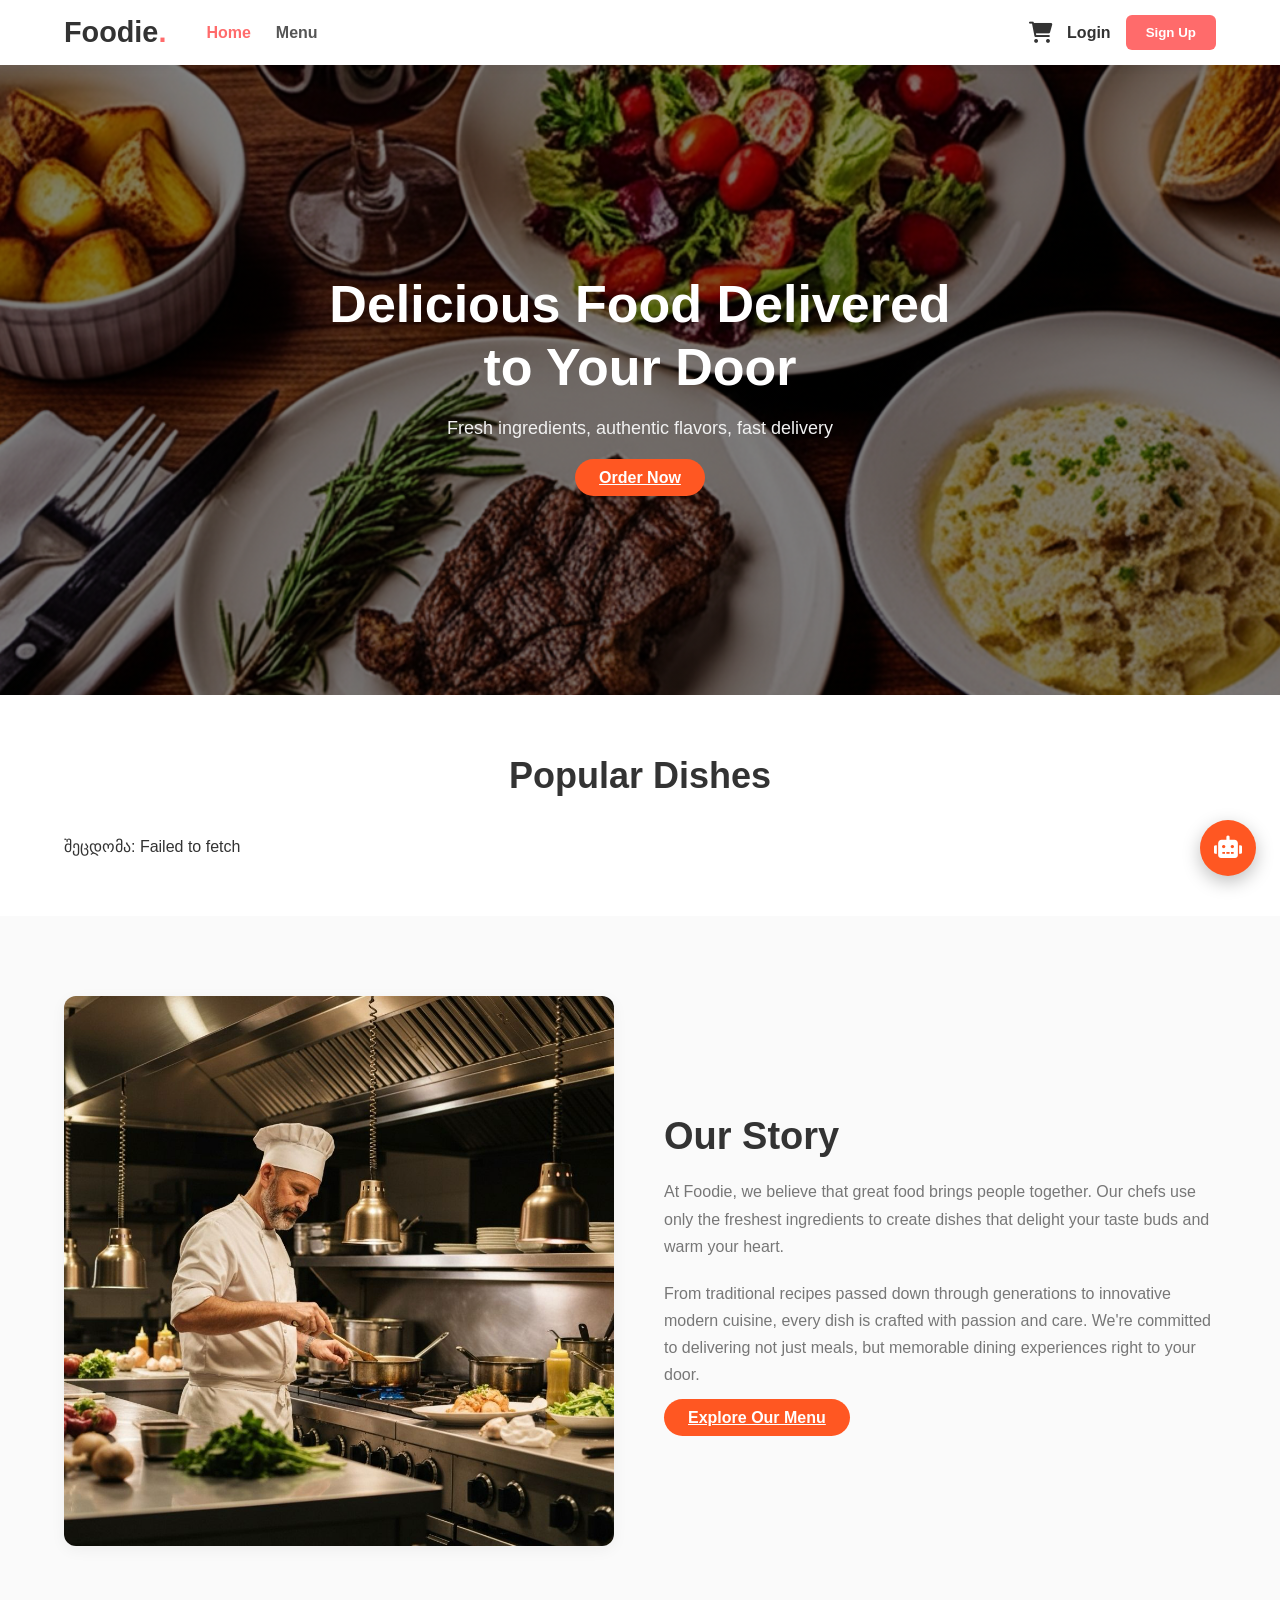
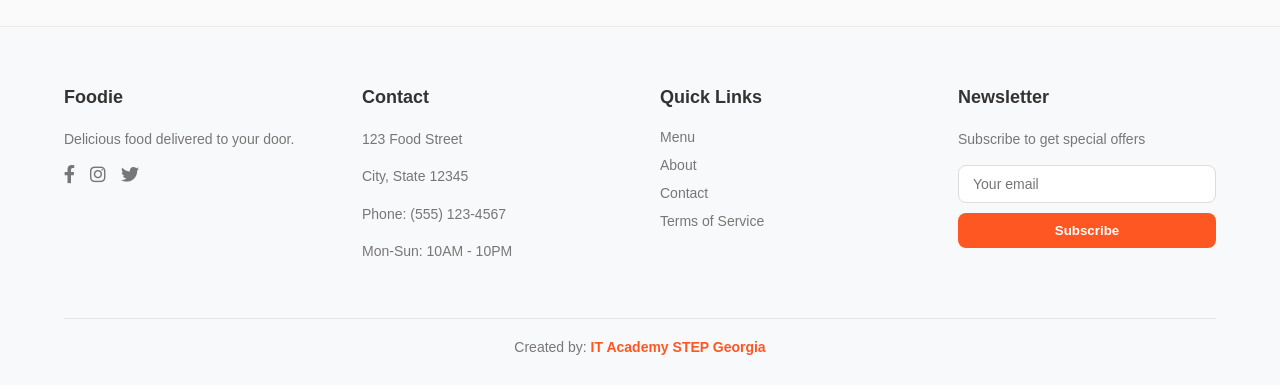
<file: index.html>
<!DOCTYPE html>
<html lang="en">
<head>
    <meta charset="UTF-8">
    <meta name="viewport" content="width=device-width, initial-scale=1.0">
    <title>Foodie - Delicious Food</title>
    <!-- შენი დაგენერირებული CSS -->
    <link rel="stylesheet" href="css/style.css?v=99">
    <link rel="stylesheet" href="https://cdnjs.cloudflare.com/ajax/libs/font-awesome/6.0.0/css/all.min.css">
</head>
<body>

    <div id="header-placeholder"></div>

    <!-- მთავარი ჰერო სექცია -->
    <section class="hero">
        <div class="hero-content">
            <h1>Delicious Food Delivered to Your Door</h1>
            <p>Fresh ingredients, authentic flavors, fast delivery</p>
            <a href="menu.html" class="btn-primary">Order Now</a>

        </div>
    </section>

    <!-- პოპულარული კერძების სექცია -->
    <section class="popular-dishes">
        <h2>Popular Dishes</h2>
        <div id="dishes-container" class="dishes-grid">
            <!-- კერძები ჩაიტვირთება დინამიკურად JavaScript-ით -->
        </div>
    </section>

    <!-- Our Story სექცია -->
    <section class="our-story">
        <div class="story-container">
            <div class="story-img">
                <img src="images/cheff.png" alt="Our Chef">
            </div>
            <div class="story-content">
                <h2>Our Story</h2>
                <p>At Foodie, we believe that great food brings people together. Our chefs use only the freshest ingredients to create dishes that delight your taste buds and warm your heart.</p>
                <p>From traditional recipes passed down through generations to innovative modern cuisine, every dish is crafted with passion and care. We're committed to delivering not just meals, but memorable dining experiences right to your door.</p>
                <a href="menu.html" class="btn-primary">Explore Our Menu</a>
             </div>
        </div>
    </section>

    <!-- Footer სექცია -->
    <footer class="footer">
        <div class="footer-container">
            <div class="footer-col">
                <h3>Foodie</h3>
                <p>Delicious food delivered to your door.</p>
                <div class="social-icons">
                    <a href="#"><i class="fab fa-facebook-f"></i></a>
                    <a href="#"><i class="fab fa-instagram"></i></a>
                    <a href="#"><i class="fab fa-twitter"></i></a>
                </div>
            </div>
            <div class="footer-col">
                <h4>Contact</h4>
                <p>123 Food Street</p>
                <p>City, State 12345</p>
                <p>Phone: (555) 123-4567</p>
                <p>Mon-Sun: 10AM - 10PM</p>
            </div>
            <div class="footer-col">
                <h4>Quick Links</h4>
                <ul>
                    <li><a href="menu.html">Menu</a></li>
                    <li><a href="#">About</a></li>
                    <li><a href="#">Contact</a></li>
                    <li><a href="#">Terms of Service</a></li>
                </ul>
            </div>
            <div class="footer-col">
                <h4>Newsletter</h4>
                <p>Subscribe to get special offers</p>
                <form class="newsletter-form" onsubmit="event.preventDefault();">
                    <input type="email" placeholder="Your email">
                    <button type="submit">Subscribe</button>
                </form>
            </div>
        </div>
        <div class="footer-bottom">
            <p>Created by: <a href="https://stepacademy.ge" target="_blank">IT Academy STEP Georgia</a></p>
        </div>
    </footer>

    

    <!-- სკრიპტი -->
    <script src="js/config.js"></script>
    <script src="js/assistant.js"></script>
    <script src="js/header.js"></script>
    <script src="js/home.js"></script>
    <script src="js/cart-actions.js"></script>

    <script>document.addEventListener('DOMContentLoaded', () => initNewsletterForm(document));</script>

</body>
</html>
</file>
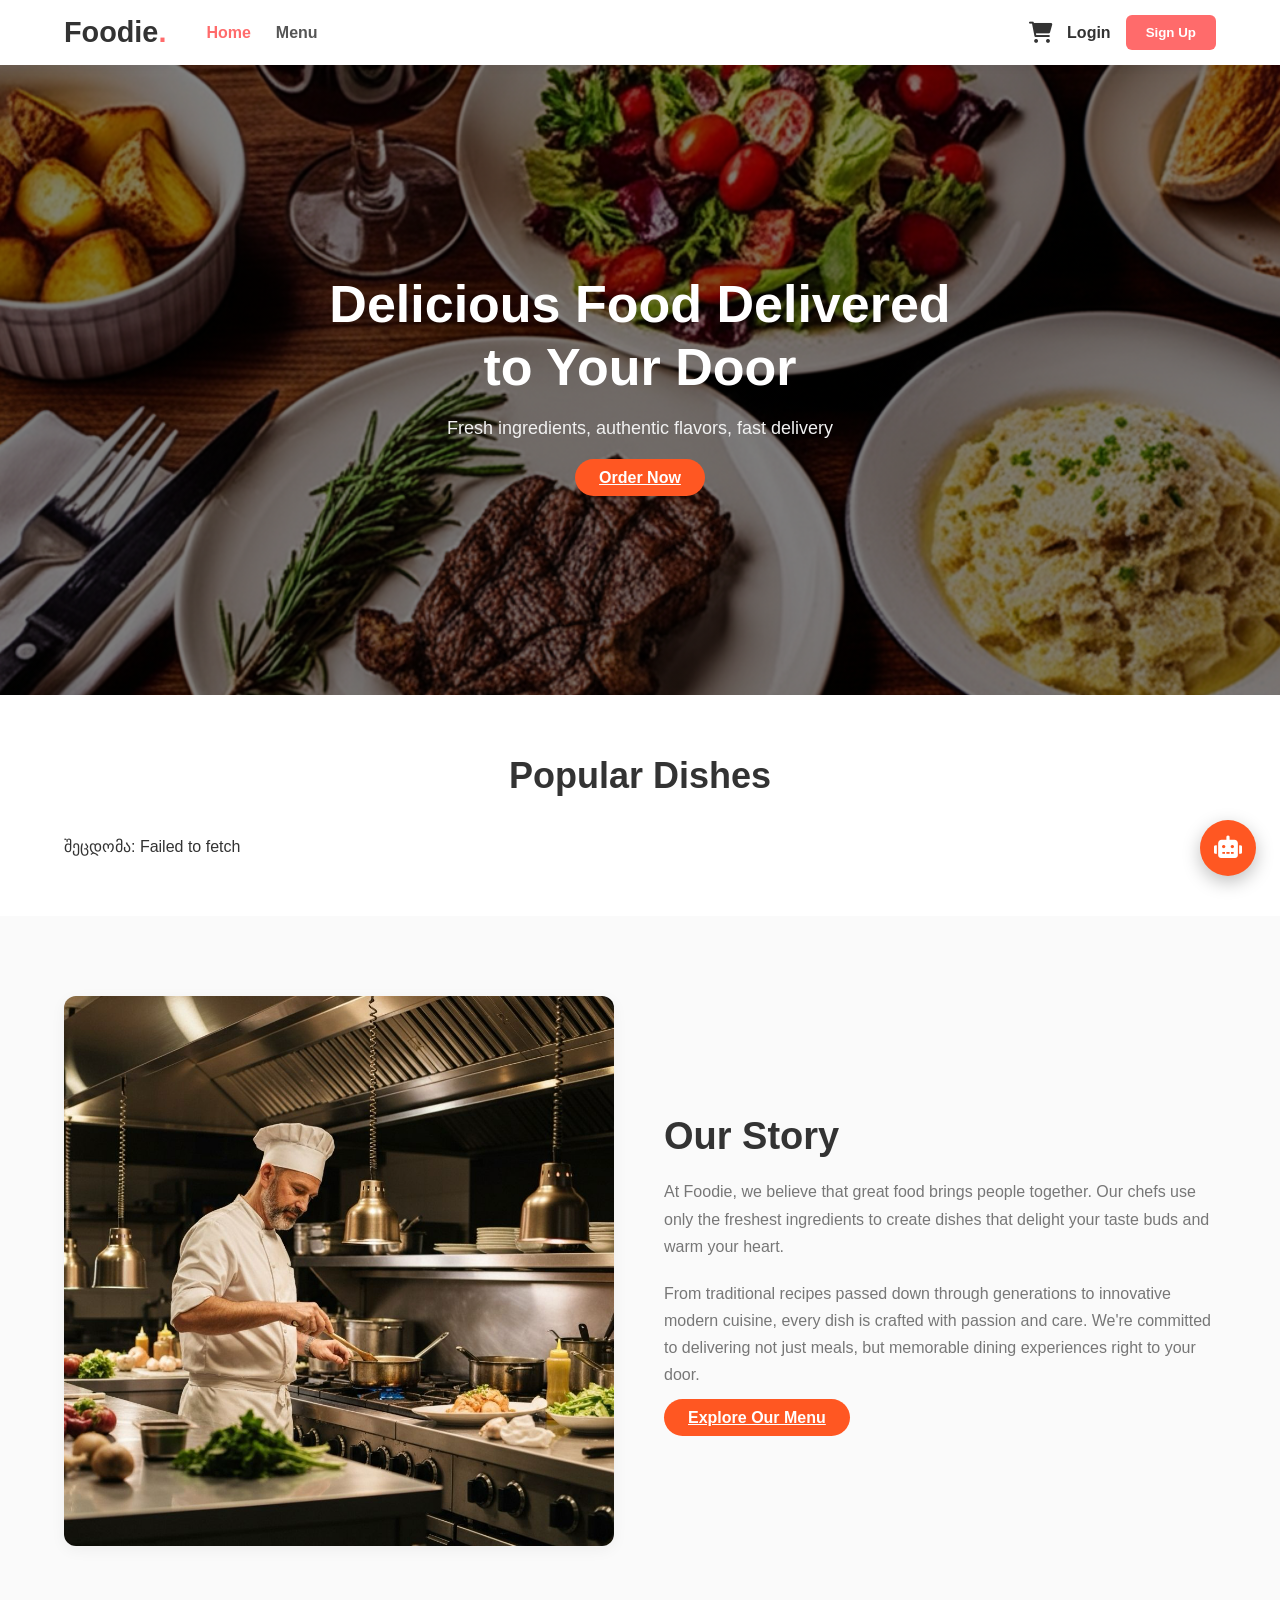
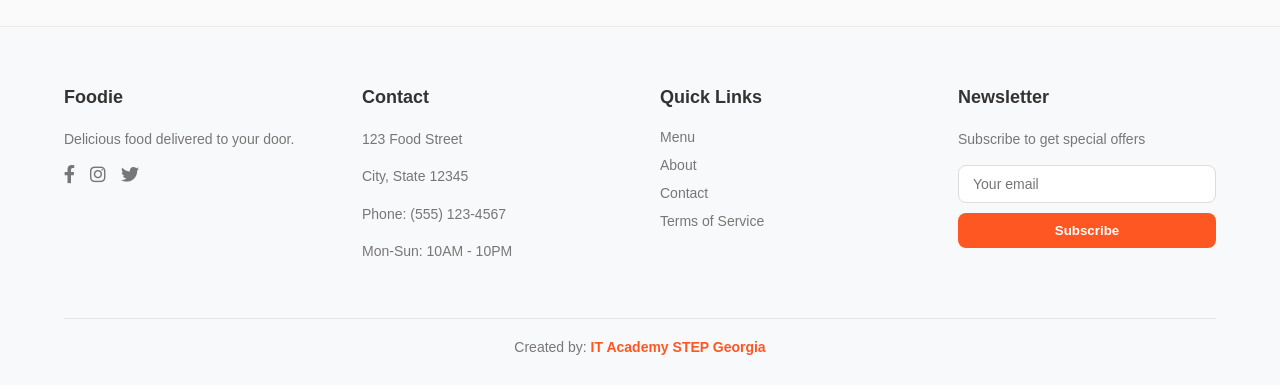
<file: admin.html>
<!DOCTYPE html>
<html lang="en">
<head>
    <meta charset="UTF-8">
    <meta name="viewport" content="width=device-width, initial-scale=1.0">
    <title>Foodie - Admin Panel</title>
    <link rel="stylesheet" href="css/style.css?v=99">
    <link rel="stylesheet" href="https://cdnjs.cloudflare.com/ajax/libs/font-awesome/6.0.0/css/all.min.css">
</head>
<body>

    <div id="header-placeholder"></div>

    <main class="admin-page container">
        <h1>Admin Panel</h1>

        <section class="admin-section">
            <h2>ახალი კატეგორია</h2>
            <form id="add-category-form" class="admin-form">
                <div class="input-group">
                    <label for="cat-name">კატეგორიის სახელი</label>
                    <input type="text" id="cat-name" required>
                </div>
                <button type="submit" class="btn-primary">დამატება</button>
                <p id="category-message" class="message"></p>
            </form>
            <div id="admin-categories-list" class="admin-products-list" style="margin-top:20px;"></div>
        </section>

        <section class="admin-section">
              <h2 id="product-form-title">ახალი პროდუქტი</h2>
                <form id="add-product-form" class="admin-form">
                    <div class="input-group">
                    <label for="prod-name">სახელი</label>
                    <input type="text" id="prod-name" required>
                </div>
                <div class="input-group">
                    <label for="prod-description">აღწერა</label>
                    <input type="text" id="prod-description" required>
                </div>
                <div class="input-group">
                    <label for="prod-category">კატეგორია</label>
                    <select id="prod-category" required></select>
                </div>
                <div class="input-group">
                    <label for="prod-price">ფასი</label>
                    <input type="number" id="prod-price" min="0" step="0.01" required>
                </div>
                <div class="input-group">
                    <label for="prod-spiciness">სიცხარე (0-5)</label>
                    <input type="number" id="prod-spiciness" min="0" max="5" value="0">
                </div>
                <div class="input-group">
                    <label for="prod-image">სურათის URL</label>
                    <input type="text" id="prod-image">
                </div>
                <div class="input-group">
                    <label for="prod-method">მომზადების წესი</label>
                    <input type="text" id="prod-method" required>
                </div>
                <div class="input-group">
                    <label for="prod-ingredients">ინგრედიენტები (მძიმით გამოყოფილი)</label>
                    <input type="text" id="prod-ingredients" placeholder="ფქვილი, კვერცხი, რძე" required>
                </div>
                <div class="input-group toggle-row">
                    ვეგეტარიანული
                    <label class="switch">
                        <input type="checkbox" id="prod-vegetarian">
                        <span class="slider-track"></span>
                    </label>
                </div>
         <div style="display:flex; gap:10px;">
                <button type="submit" class="btn-primary">დამატება</button>
                <button type="button" id="cancel-edit-btn" class="btn-secondary" style="display:none; width:auto; padding:10px 24px;">გაუქმება</button>
                </div>
                <p id="product-message" class="message"></p>
            </form>
        </section>


        <section class="admin-section">
            <h2>არსებული პროდუქტები</h2>
            <div id="admin-products-list" class="admin-products-list">
                <p>იტვირთება...</p>
            </div>
        </section>
    </main>

    <div id="footer-placeholder"></div>

    <script src="js/config.js"></script>
    <script src="js/assistant.js"></script>
    <script src="js/header.js"></script>
    <script src="js/admin.js"></script>

</body>
</html>
</file>
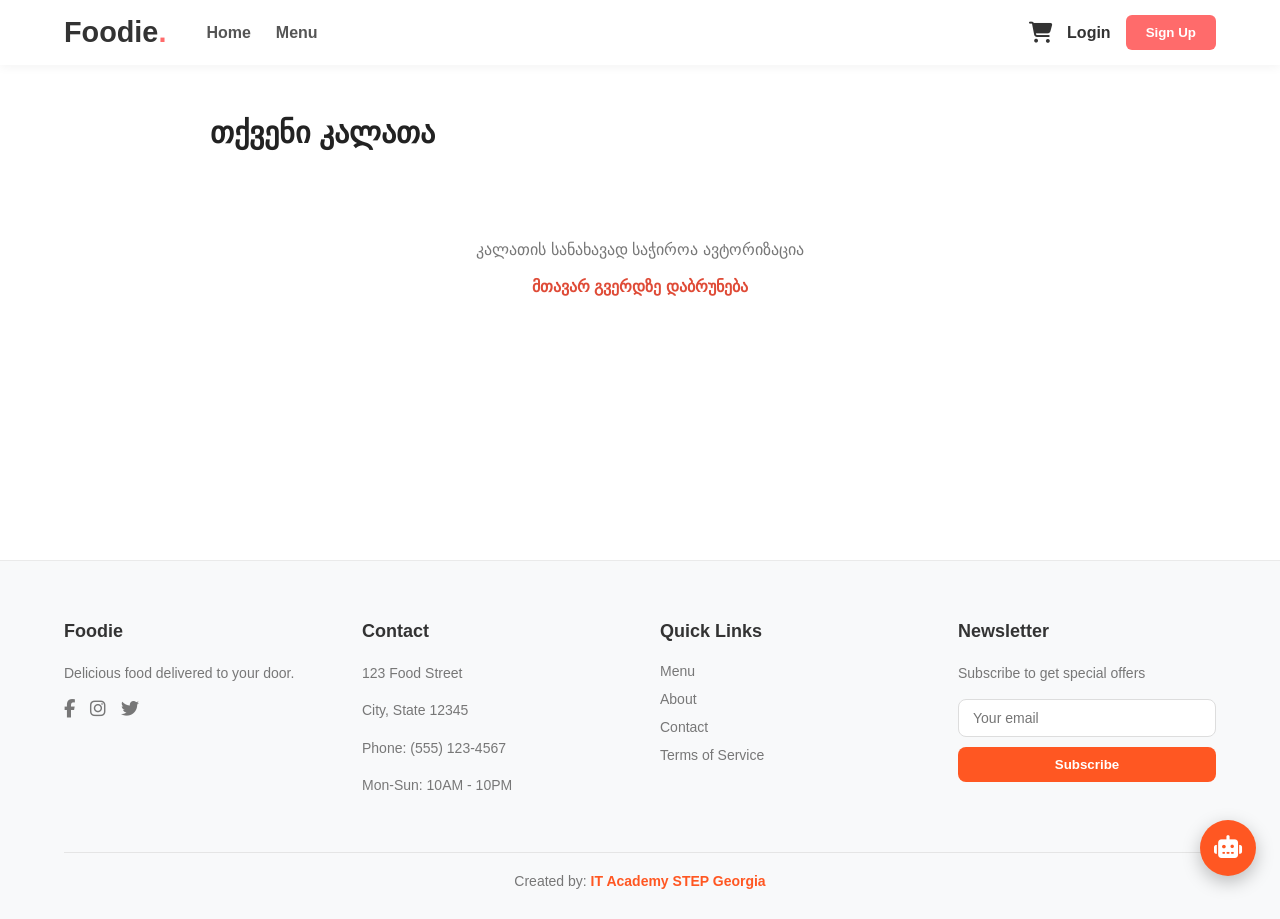
<file: cart.html>
<!DOCTYPE html>
<html lang="ka">
<head>
    <meta charset="UTF-8">
    <meta name="viewport" content="width=device-width, initial-scale=1.0">
    <title>კალათა | Foodie</title>

    <link rel="stylesheet" href="css/style.css">
    <link rel="stylesheet" href="https://cdnjs.cloudflare.com/ajax/libs/font-awesome/6.5.1/css/all.min.css">

    <style>
        .cart-page-wrapper {
            max-width: 900px;
            margin: 0 auto;
            padding: 50px 20px 80px;
            min-height: 55vh;
        }

        .cart-page-wrapper h1 {
            font-size: 1.9rem;
            margin-bottom: 30px;
            color: #222;
        }

        .cart-page-empty {
            text-align: center;
            padding: 60px 20px;
            color: #777;
        }

        .cart-page-empty a {
            display: inline-block;
            margin-top: 18px;
            color: #df4b37;
            font-weight: 600;
            text-decoration: none;
        }

        .cart-page-list {
            display: flex;
            flex-direction: column;
            gap: 16px;
            margin-bottom: 30px;
        }

        .cart-page-item {
            display: flex;
            align-items: center;
            justify-content: space-between;
            background: #fff;
            border: 1px solid #eee;
            border-radius: 12px;
            padding: 16px 20px;
            gap: 16px;
            flex-wrap: wrap;
        }

        .cart-page-item-name {
            font-weight: 600;
            color: #222;
            flex: 1;
            min-width: 160px;
        }

        .cart-page-item-qty {
            display: flex;
            align-items: center;
            gap: 10px;
        }

        .cart-page-item-qty button {
            width: 32px;
            height: 32px;
            border-radius: 8px;
            border: 1px solid #ddd;
            background: #f7f7f7;
            cursor: pointer;
            font-size: 1rem;
        }

        .cart-page-item-price {
            font-weight: 700;
            color: #df4b37;
            min-width: 70px;
            text-align: right;
        }

        .cart-page-item-remove {
            background: none;
            border: none;
            color: #aaa;
            cursor: pointer;
            font-size: 1.05rem;
        }

        .cart-page-item-remove:hover {
            color: #df4b37;
        }

        .cart-page-summary {
            background: #fff;
            border: 1px solid #eee;
            border-radius: 12px;
            padding: 24px;
            max-width: 380px;
            margin-left: auto;
        }

        .cart-page-summary-row {
            display: flex;
            justify-content: space-between;
            margin-bottom: 10px;
            color: #555;
        }

        .cart-page-summary-row.total {
            font-weight: 700;
            color: #222;
            font-size: 1.15rem;
            border-top: 1px solid #eee;
            padding-top: 12px;
            margin-top: 12px;
        }

        .confirm-order-btn {
            width: 100%;
            margin-top: 18px;
            padding: 14px;
            border: none;
            border-radius: 8px;
            background-color: #df4b37;
            color: #fff;
            font-weight: 600;
            font-size: 1rem;
            cursor: pointer;
        }

        .confirm-order-btn:disabled {
            opacity: 0.6;
            cursor: not-allowed;
        }

        @media (max-width: 768px) {
            .cart-page-wrapper {
                padding: 30px 15px 60px;
            }

            .cart-page-wrapper h1 {
                font-size: 1.5rem;
                margin-bottom: 20px;
            }

            .cart-page-item {
                flex-direction: column;
                align-items: flex-start;
                gap: 10px;
                padding: 14px;
            }

            .cart-page-item-name {
                min-width: 0;
                width: 100%;
            }

            .cart-page-item-qty {
                width: 100%;
                justify-content: flex-start;
            }

            .cart-page-item-price {
                text-align: left;
            }

            .cart-page-item-remove {
                position: absolute;
                top: 14px;
                right: 14px;
            }

            .cart-page-item {
                position: relative;
            }

            .cart-page-summary {
                max-width: 100%;
                margin-left: 0;
                padding: 18px;
            }
        }

        @media (max-width: 420px) {
            .cart-page-item-qty button {
                width: 30px;
                height: 30px;
            }

            .confirm-order-btn {
                font-size: 0.95rem;
                padding: 13px;
            }
        }
    </style>
</head>
<body>

    <div id="header-placeholder"></div>

    <main class="cart-page-wrapper">
        <h1>თქვენი კალათა</h1>
        <div id="cart-page-content">
            <p style="text-align:center; color:#999;">იტვირთება...</p>
        </div>
    </main>

    <div id="footer-placeholder"></div>

    <script src="js/config.js"></script>
    <script src="js/assistant.js"></script>
    <script src="js/header.js"></script>
    <script src="js/cart.js"></script>

</body>
</html>
</file>
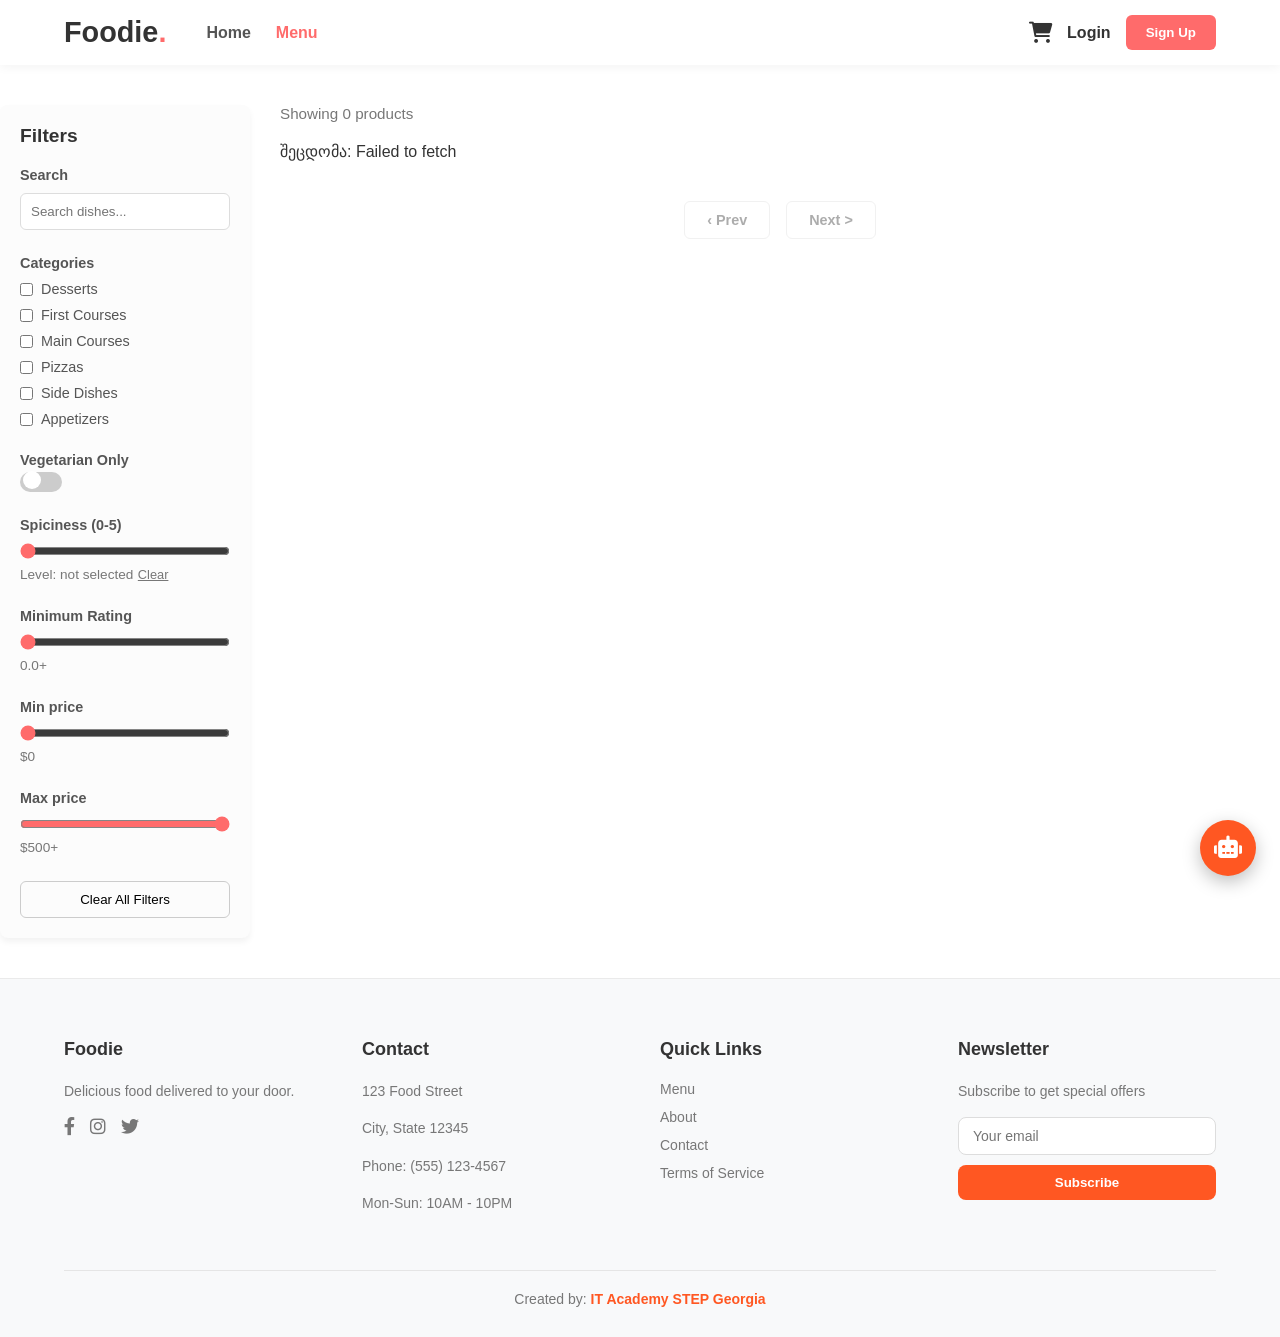
<file: menu.html>
<!DOCTYPE html>
<html lang="en">
<head>
    <meta charset="UTF-8">
    <meta name="viewport" content="width=device-width, initial-scale=1.0">
    <title>Foodie - Menu</title>
    <link rel="stylesheet" href="css/style.css?v=99">
    <link rel="stylesheet" href="https://cdnjs.cloudflare.com/ajax/libs/font-awesome/6.0.0/css/all.min.css">
</head>
<body>

    <!-- აქ დინამიურად ჩაიტვირთება header.html -->
    <div id="header-placeholder"></div>

    <!-- მთავარი მენიუს სექცია -->
    <main class="menu-page container">

        <!-- მარცხენა ფილტრები -->
        <aside class="filters-sidebar">
            <h2>Filters</h2>

            <div class="filter-group">
                <label>Search</label>
                <input type="text" id="search-input" placeholder="Search dishes...">
            </div>

            <div class="filter-group">
                <label>Categories</label>
                <div class="checkbox-group">
                    <label><input type="checkbox" value="Desserts"> Desserts</label>
                    <label><input type="checkbox" value="First Courses"> First Courses</label>
                    <label><input type="checkbox" value="Main Courses"> Main Courses</label>
                    <label><input type="checkbox" value="Pizzas"> Pizzas</label>
                    <label><input type="checkbox" value="Side Dishes"> Side Dishes</label>
                    <label><input type="checkbox" value="Appetizers"> Appetizers</label>
                </div>
            </div>

            <div class="filter-group">
                <label class="toggle-row">
                    Vegetarian Only
                    <label class="switch">
                        <input type="checkbox" id="filter-vegetarian">
                        <span class="slider-track"></span>
                    </label>
                </label>
            </div>

            <div class="filter-group">
                <label>Spiciness (0-5)</label>
                <input type="range" id="filter-spiciness" min="0" max="5" step="1" value="0">
                <span id="spiciness-label">Level: not selected</span>
                <button type="button" id="clear-spiciness" class="btn-text-small">Clear</button>
            </div>

            <div class="filter-group">
                <label>Minimum Rating</label>
                <input type="range" id="filter-rating" min="0" max="5" step="0.5" value="0">
                <span id="rating-label">0.0+</span>
            </div>

            <div class="filter-group">
                <label>Min price</label>
                <input type="range" id="filter-minprice" min="0" max="500" step="5" value="0">
                <span id="minprice-label">$0</span>
            </div>

            <div class="filter-group">
                <label>Max price</label>
                <input type="range" id="filter-maxprice" min="0" max="500" step="5" value="500">
                <span id="maxprice-label">$500+</span>
            </div>

            <button id="clear-filters" class="btn-clear">Clear All Filters</button>
        </aside>

        <!-- მარჯვენა პროდუქტების მხარე -->
        <section class="menu-content">
            <div class="menu-header">
                <p id="products-count">Showing 0 products</p>
            </div>

            <!-- პროდუქტების გრიდი -->
            <div id="menu-dishes-container" class="dishes-grid">
                <!-- JS ჩატვირთავს კერძებს აქ -->
            </div>

            <div class="pagination">
                <button id="prev-page" class="btn-text">‹ Prev</button>
                <button id="next-page" class="btn-text">Next ></button>
            </div>
        </section>
    </main>

    <div id="footer-placeholder"></div>

   
    <script src="js/config.js"></script>
    <script src="js/assistant.js"></script>
    <script src="js/header.js"></script>
    <script src="js/menu.js"></script>
    <script src="js/cart-actions.js"></script>

</body>
</html>
</file>
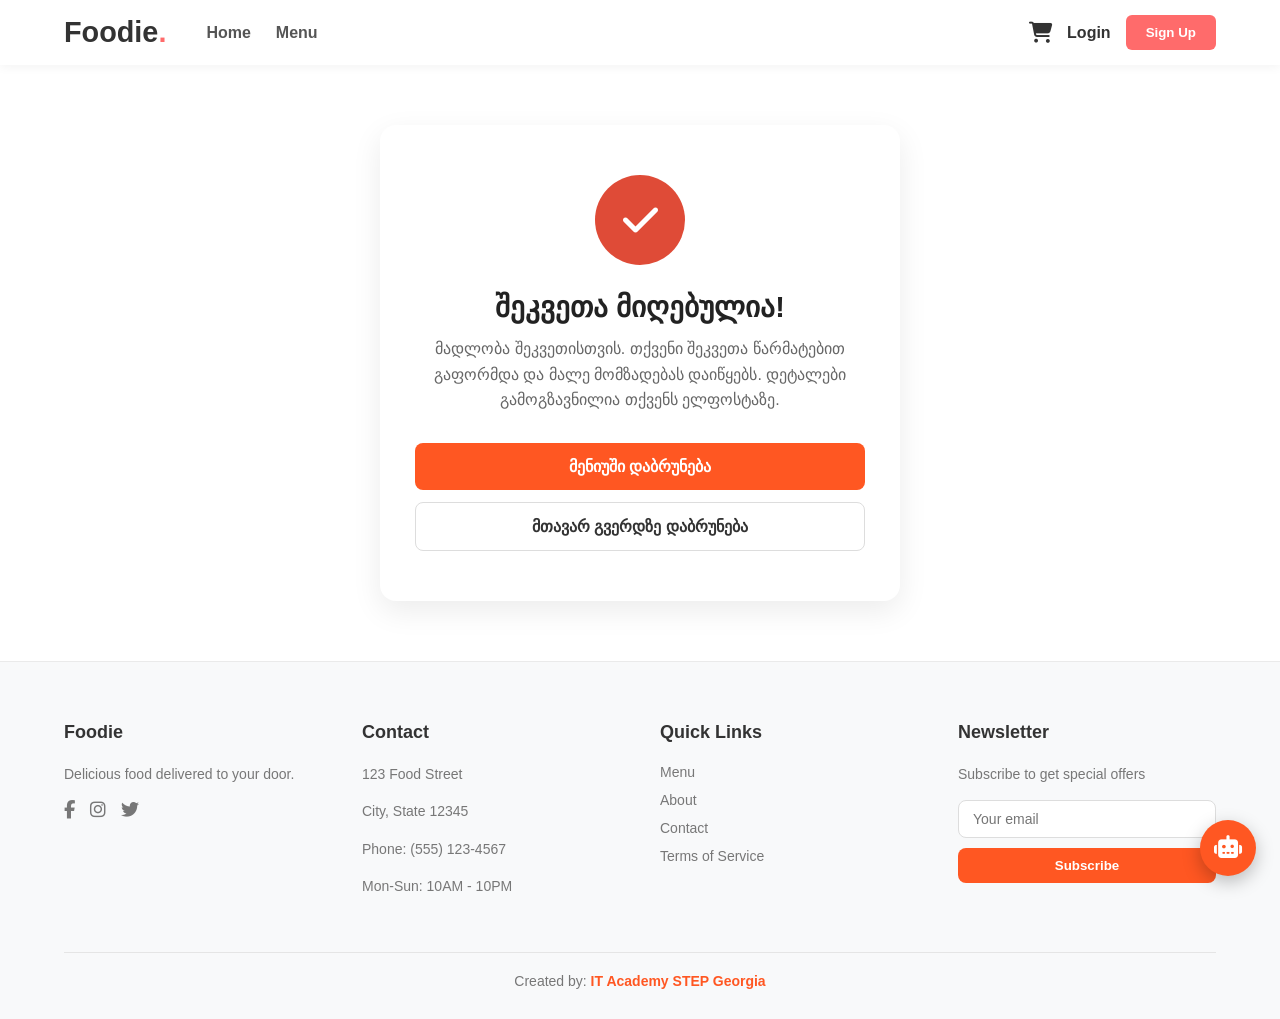
<file: order-confirmation.html>
<!DOCTYPE html>
<html lang="ka">
<head>
    <meta charset="UTF-8">
    <meta name="viewport" content="width=device-width, initial-scale=1.0">
    <title>შეკვეთა მიღებულია | Foodie</title>

    <link rel="stylesheet" href="css/style.css">
    <link rel="stylesheet" href="https://cdnjs.cloudflare.com/ajax/libs/font-awesome/6.5.1/css/all.min.css">

    <style>
        .confirmation-wrapper {
            min-height: 60vh;
            display: flex;
            align-items: center;
            justify-content: center;
            padding: 60px 20px;
        }

        .confirmation-card {
            max-width: 520px;
            width: 100%;
            text-align: center;
            background: #ffffff;
            border-radius: 16px;
            padding: 50px 35px;
            box-shadow: 0 10px 30px rgba(0, 0, 0, 0.08);
        }

        .confirmation-icon {
            width: 90px;
            height: 90px;
            border-radius: 50%;
            background-color: #df4b37;
            display: flex;
            align-items: center;
            justify-content: center;
            margin: 0 auto 25px;
        }

        .confirmation-icon i {
            color: #ffffff;
            font-size: 2.5rem;
        }

        .confirmation-card h1 {
            font-size: 1.8rem;
            margin-bottom: 12px;
            color: #222;
        }

        .confirmation-card p {
            color: #666;
            line-height: 1.6;
            margin-bottom: 30px;
            font-size: 1rem;
        }

        .confirmation-actions {
            display: flex;
            flex-direction: column;
            gap: 12px;
        }

        .confirmation-actions .btn-primary {
            display: inline-block;
            text-decoration: none;
            padding: 14px;
            border-radius: 8px;
        }

        .confirmation-actions .btn-secondary {
            display: inline-block;
            text-decoration: none;
            padding: 14px;
            border-radius: 8px;
            background: transparent;
            border: 1px solid #ddd;
            color: #333;
        }

        @media (max-width: 600px) {
            .confirmation-wrapper {
                padding: 40px 15px;
                min-height: 50vh;
            }

            .confirmation-card {
                padding: 35px 22px;
                border-radius: 12px;
            }

            .confirmation-icon {
                width: 70px;
                height: 70px;
                margin-bottom: 18px;
            }

            .confirmation-icon i {
                font-size: 2rem;
            }

            .confirmation-card h1 {
                font-size: 1.4rem;
            }

            .confirmation-card p {
                font-size: 0.95rem;
                margin-bottom: 22px;
            }
        }
    </style>
</head>
<body>

    <div id="header-placeholder"></div>

    <main class="confirmation-wrapper">
        <div class="confirmation-card">
            <div class="confirmation-icon">
                <i class="fas fa-check"></i>
            </div>
            <h1>შეკვეთა მიღებულია!</h1>
            <p>მადლობა შეკვეთისთვის. თქვენი შეკვეთა წარმატებით გაფორმდა და მალე მომზადებას დაიწყებს. დეტალები გამოგზავნილია თქვენს ელფოსტაზე.</p>
            <div class="confirmation-actions">
                <a href="menu.html" class="btn-primary">მენიუში დაბრუნება</a>
                <a href="index.html" class="btn-secondary">მთავარ გვერდზე დაბრუნება</a>
            </div>
        </div>
    </main>

    <div id="footer-placeholder"></div>

    <script src="js/config.js"></script>
    <script src="js/assistant.js"></script>
    <script src="js/header.js"></script>
</body>
</html>
</file>
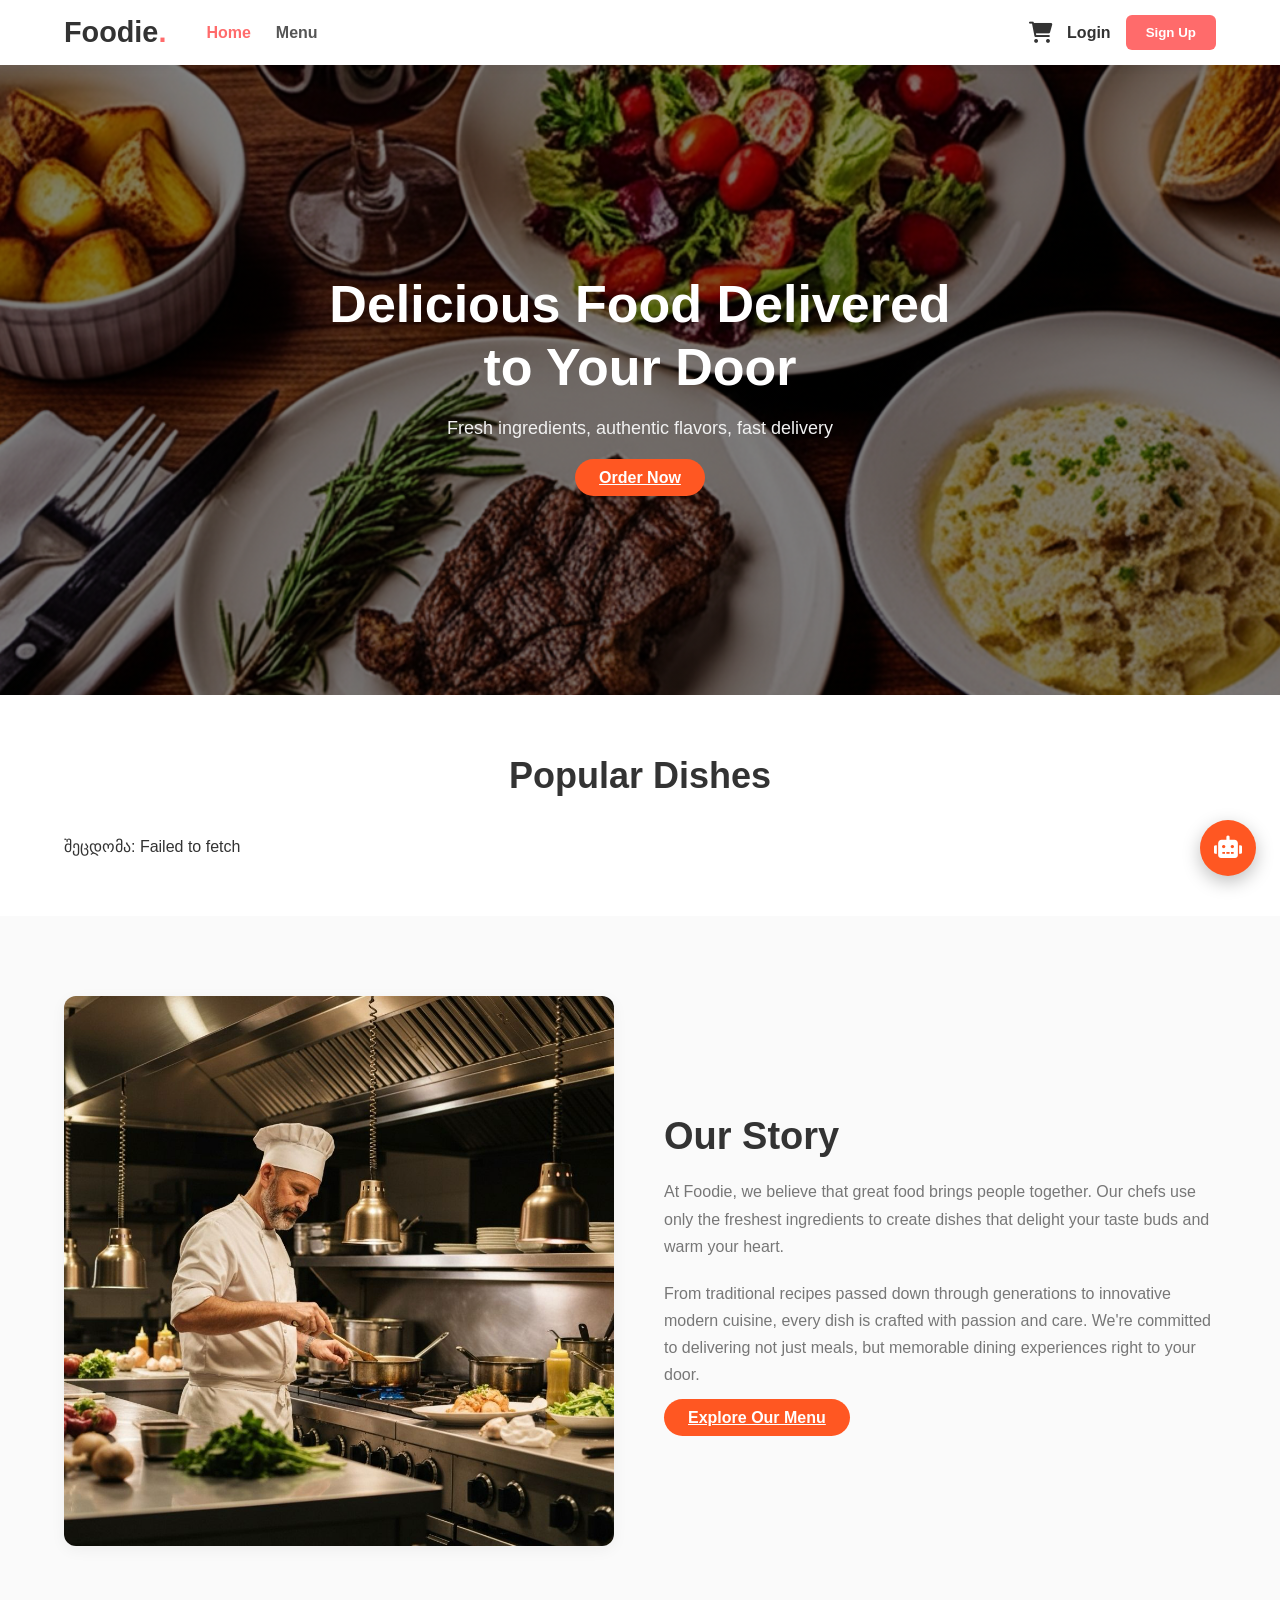
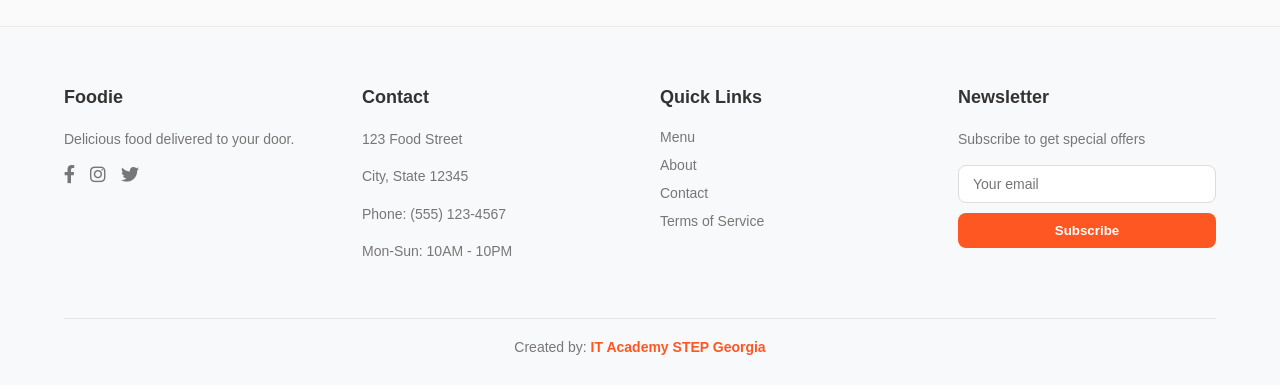
<file: profile.html>
<!DOCTYPE html>
<html lang="en">
<head>
    <meta charset="UTF-8">
    <meta name="viewport" content="width=device-width, initial-scale=1.0">
    <title>Profile Settings - Foodie</title>
    <link rel="stylesheet" href="https://cdnjs.cloudflare.com/ajax/libs/font-awesome/6.0.0/css/all.min.css">
    <link rel="stylesheet" href="css/style.css">
</head>
<body>

    <div id="header-placeholder"></div>

    <main class="profile-container">
        <h1 class="page-title">Profile Settings</h1>

        <div class="profile-tabs">
            <button class="tab-btn active" data-tab="personal">Personal Info</button>
            <button class="tab-btn" data-tab="password">Change Password</button>
            <button class="tab-btn" data-tab="account">Account Settings</button>
        </div>

        <div class="profile-card">

            <!-- 1. Personal Info -->
            <div id="tab-personal" class="tab-content active">
                <div class="card-header">
                    <h2>Personal Information</h2>
                    <p>Update your personal details</p>
                </div>

                <div class="profile-summary">
                    <div class="profile-avatar no-image" id="profile-avatar">
                        <img id="profile-img-preview" alt="Profile picture">
                        <span id="profile-initials">?</span>
                    </div>
                    <div class="profile-summary-info">
                        <h3 id="summary-name">Loading...</h3>
                        <p id="summary-email"></p>
                        <span id="summary-since" class="member-since"></span>
                    </div>
                </div>

                <form id="profile-form" autocomplete="off">
                    <div class="form-group">
                        <label for="prof-picture">Picture</label>
                        <input type="url" id="prof-picture" name="picture-url" placeholder="Image URL" autocomplete="off">
                    </div>
                    <div class="form-row">
                        <div class="form-group">
                            <label for="prof-firstname">First Name</label>
                            <input type="text" id="prof-firstname" placeholder="First Name" autocomplete="given-name" required>
                        </div>
                        <div class="form-group">
                            <label for="prof-lastname">Last Name</label>
                            <input type="text" id="prof-lastname" placeholder="Last Name" autocomplete="family-name" required>
                        </div>
                    </div>
                    <div class="form-group">
                        <label for="prof-email">Email</label>
                        <input type="email" id="prof-email" placeholder="example@mail.com" disabled>
                    </div>
                    <div class="form-group">
                        <label for="prof-phone">Phone Number</label>
                        <input type="tel" id="prof-phone" placeholder="Phone Number" autocomplete="tel">
                    </div>
                    <div class="form-group">
                        <label for="prof-address">Address</label>
                        <textarea id="prof-address" rows="3" placeholder="Address" autocomplete="street-address"></textarea>
                    </div>
                    <div class="form-group">
                        <label for="prof-age">Age</label>
                        <input type="number" id="prof-age" placeholder="Age" min="0" max="120" autocomplete="off">
                    </div>
                    <p id="profile-message" class="form-message"></p>
                    <button type="submit" class="btn-save">Save Changes</button>
                </form>
            </div>

            <!-- 2. Change Password -->
            <div id="tab-password" class="tab-content">
                <div class="card-header">
                    <h2>Change Password</h2>
                    <p>Update your account security credentials</p>
                </div>
                <form id="password-form">
                    <!-- დამალული username, რომ Safari-მ პაროლების შეთავაზება სხვა ველზე არ გამოაჩინოს -->
                    <input type="text" id="pw-username" class="visually-hidden" autocomplete="username" tabindex="-1" aria-hidden="true" readonly>
                    <div class="form-group">
                        <label for="current-password">Current Password</label>
                        <input type="password" id="current-password" placeholder="Enter current password" autocomplete="current-password" required>
                    </div>
                    <div class="form-group">
                        <label for="new-password">New Password</label>
                        <input type="password" id="new-password" placeholder="Enter new password" autocomplete="new-password" required>
                    </div>
                    <div class="form-group">
                        <label for="confirm-password">Confirm New Password</label>
                        <input type="password" id="confirm-password" placeholder="Confirm new password" autocomplete="new-password" required>
                    </div>
                    <p id="password-message" class="form-message"></p>
                    <button type="submit" class="btn-save">Update Password</button>
                </form>
            </div>

            <!-- 3. Account Settings -->
            <div id="tab-account" class="tab-content">
                <div class="card-header">
                    <h2>Account Settings</h2>
                    <p>Manage your account preferences</p>
                </div>

                <div class="account-section">
                    <h3>Notifications</h3>
                    <p>Receive promotional emails and updates.</p>
                </div>

                <div class="account-section">
                    <h3>Session</h3>
                    <p>Sign out from this device.</p>
                    <button type="button" id="logout-account-btn" class="btn-outline">Log out</button>
                </div>

                <div class="account-section danger-zone">
                    <h3>Delete account</h3>
                    <p>This will permanently remove your account. This action cannot be undone.</p>
                    <button type="button" id="delete-account-btn" class="btn-danger">Delete Account</button>

                    <div id="delete-confirm" class="delete-confirm" hidden>
                        <p>Are you sure you want to delete your account?</p>
                        <div class="delete-confirm-actions">
                            <button type="button" id="delete-confirm-yes" class="btn-danger">Yes, delete</button>
                            <button type="button" id="delete-confirm-no" class="btn-outline">Cancel</button>
                        </div>
                    </div>
                    <p id="account-message" class="form-message"></p>
                </div>
            </div>

        </div>
    </main>

    <div id="footer-placeholder"></div>

    <script src="js/config.js"></script>
    <script src="js/assistant.js"></script>
    <script src="js/header.js"></script>
    <script src="js/profile.js"></script>

</body>
</html>
</file>
<file: css/style.css>
@charset "UTF-8";
.navbar {
  display: flex;
  justify-content: space-between;
  align-items: center;
  padding: 15px 5%;
  background-color: #fff;
  box-shadow: 0 2px 10px rgba(0, 0, 0, 0.05);
  position: sticky;
  top: 0;
  z-index: 1000;
  width: 100%;
}
.navbar .logo {
  font-size: 1.8rem;
  font-weight: 800;
  color: #333;
  text-decoration: none;
  z-index: 1002;
  margin-right: 40px;
}
.navbar .logo .food {
  color: #ff6b6b;
}
.navbar .nav-container {
  display: flex;
  flex: 1;
  justify-content: space-between;
  align-items: center;
}
.navbar .nav-container .close-menu {
  display: none;
}
.navbar .nav-container .nav-links {
  display: flex;
  list-style: none;
  gap: 25px;
  margin: 0;
  padding: 0;
}
.navbar .nav-container .nav-links li a {
  text-decoration: none;
  color: #555;
  font-weight: 600;
  font-size: 1rem;
  transition: 0.3s;
}
.navbar .nav-container .nav-links li a:hover, .navbar .nav-container .nav-links li a.active {
  color: #ff6b6b;
}
.navbar .nav-container .auth-buttons {
  display: flex;
  align-items: center;
  gap: 15px;
}
.navbar .nav-container .auth-buttons .login-link {
  text-decoration: none;
  color: #333;
  font-weight: 600;
  transition: 0.3s;
}
.navbar .nav-container .auth-buttons .login-link:hover {
  color: #ff6b6b;
}
.navbar .nav-container .auth-buttons .btn-signup {
  padding: 10px 20px;
  background-color: #ff6b6b;
  color: #fff;
  border: none;
  border-radius: 6px;
  cursor: pointer;
  font-weight: bold;
  transition: 0.3s;
}
.navbar .nav-container .auth-buttons .btn-signup:hover {
  background-color: #e55a5a;
}
.navbar .header-actions {
  display: flex;
  flex-direction: row;
  align-items: center;
  gap: 15px;
  margin-left: 20px;
  flex-shrink: 0;
}
.navbar .header-actions .cart-icon {
  background: none;
  border: none;
  font-size: 1.3rem;
  color: #333;
  cursor: pointer;
  margin: 0;
}
.navbar .header-actions .burger-menu {
  display: none;
  background: none;
  border: none;
  font-size: 1.6rem;
  cursor: pointer;
  color: #333;
}
.navbar {
  /* === მობილურის რესპონსივი === */
}
@media (min-width: 769px) {
  .navbar .nav-container {
    display: contents;
  }
  .navbar .logo {
    order: 0;
  }
  .navbar .nav-links {
    order: 1;
  }
  .navbar .header-actions {
    order: 2;
    margin-left: auto;
  }
  .navbar .auth-buttons {
    order: 3;
    margin-left: 15px;
  }
}
@media (max-width: 768px) {
  .navbar .logo {
    margin-right: auto;
  }
  .navbar .header-actions {
    margin-left: 0;
  }
  .navbar .header-actions .burger-menu {
    display: block;
  }
  .navbar .nav-container {
    position: fixed;
    top: 0;
    right: 0;
    width: 250px;
    height: 100dvh;
    box-sizing: border-box;
    background-color: #fff;
    box-shadow: -5px 0 15px rgba(0, 0, 0, 0.1);
    transform: translateX(100%);
    visibility: hidden;
    transition: transform 0.3s ease-in-out, visibility 0.3s;
    flex-direction: column;
    justify-content: flex-start;
    align-items: stretch;
    padding: 20px;
    z-index: 1001;
  }
  .navbar .nav-container.active {
    transform: translateX(0);
    visibility: visible;
  }
  .navbar .nav-container .close-menu {
    display: block;
    align-self: flex-end;
    font-size: 1.5rem;
    cursor: pointer;
    margin-bottom: 30px;
    color: #333;
  }
  .navbar .nav-container .nav-links {
    flex-direction: column;
    width: 100%;
    gap: 20px;
  }
  .navbar .nav-container .nav-links li a {
    display: block;
    font-size: 1.2rem;
    color: #333;
    border-bottom: 1px solid #eee;
    padding-bottom: 10px;
  }
  .navbar .nav-container .auth-buttons {
    flex-direction: column;
    align-items: stretch;
    width: 100%;
    gap: 20px;
    margin-top: 20px;
  }
  .navbar .nav-container .auth-buttons .login-link,
  .navbar .nav-container .auth-buttons .btn-signup {
    display: block;
    width: 100%;
    padding: 0 0 10px;
    background-color: transparent;
    border: none;
    border-radius: 0;
    border-bottom: 1px solid #eee;
    color: #333;
    font-size: 1.2rem;
    font-weight: 600;
    text-align: left;
    cursor: pointer;
  }
  .navbar .nav-container .auth-buttons .login-link:hover,
  .navbar .nav-container .auth-buttons .btn-signup:hover {
    background-color: transparent;
    color: #ff6b6b;
  }
}

.user-dropdown {
  position: absolute;
  top: 130%;
  right: 0;
  background: #fff;
  border-radius: 8px;
  box-shadow: 0 4px 15px rgba(0, 0, 0, 0.1);
  min-width: 160px;
  display: none; /* საწყისად დამალულია */
  flex-direction: column;
  z-index: 1000;
  overflow: hidden;
}
.user-dropdown.active {
  display: flex;
}
.user-dropdown .dropdown-header {
  padding: 12px 15px;
  border-bottom: 1px solid #eee;
  font-weight: 600;
  color: #333;
}
.user-dropdown .dropdown-item {
  padding: 12px 15px;
  color: #555;
  text-decoration: none;
  background: none;
  border: none;
  text-align: left;
  cursor: pointer;
  font-size: 1rem;
  transition: background 0.2s;
}
.user-dropdown .dropdown-item:hover {
  background-color: #f9f9f9;
}

* {
  margin: 0;
  padding: 0;
  box-sizing: border-box;
  font-family: "Poppins", sans-serif;
}

body {
  background-color: #ffffff;
  color: #333333;
}

.btn-primary,
.btn-signup,
.btn-secondary {
  background-color: #ff5722;
  color: white;
  border: none;
  padding: 10px 24px;
  border-radius: 30px;
  cursor: pointer;
  font-weight: 600;
  transition: background-color 0.3s ease;
}
.btn-primary:hover,
.btn-signup:hover,
.btn-secondary:hover {
  background-color: rgb(93.3333333333%, 22.383107089%, 0%);
}

.btn-secondary {
  background-color: #ddd;
  color: #333333;
  width: 100%;
}

.hero {
  background-image: linear-gradient(rgba(0, 0, 0, 0.5), rgba(0, 0, 0, 0.5)), url("../images/restback.png");
  background-size: cover;
  background-position: center;
  background-repeat: no-repeat;
  height: 70vh;
  width: 100%;
  display: flex;
  align-items: center;
  justify-content: center;
  text-align: center;
  color: white;
  padding: 0 20px;
}
.hero .hero-content {
  max-width: 650px;
}
.hero .hero-content h1 {
  font-size: 52px;
  margin-bottom: 20px;
  line-height: 1.2;
  font-weight: 700;
  color: white;
}
.hero .hero-content p {
  font-size: 18px;
  margin-bottom: 30px;
  color: #f1f1f1;
}

.popular-dishes {
  padding: 60px 5%;
  width: 100%;
}
.popular-dishes h2 {
  text-align: center;
  font-size: 36px;
  margin-bottom: 40px;
  color: #333333;
  font-weight: 700;
}

.dishes-grid {
  display: grid;
  grid-template-columns: repeat(3, 1fr);
  gap: 30px;
  width: 100%;
  margin-top: 20px;
}
.dishes-grid .dish-card {
  background: #fff;
  border-radius: 12px;
  overflow: hidden;
  box-shadow: 0 4px 15px rgba(0, 0, 0, 0.05);
  display: flex;
  flex-direction: column;
  transition: transform 0.3s ease;
}
.dishes-grid .dish-card:hover {
  transform: translateY(-5px);
}
.dishes-grid .dish-card .dish-img {
  width: 100%;
  height: 220px;
  object-fit: cover;
}
.dishes-grid .dish-card .dish-info {
  padding: 20px;
  display: flex;
  flex-direction: column;
  flex: 1;
}
.dishes-grid .dish-card .dish-info h3 {
  font-size: 1.2rem;
  margin-bottom: 10px;
  color: #333;
}
.dishes-grid .dish-card .dish-info .desc {
  font-size: 0.9rem;
  color: #777;
  margin-bottom: 15px;
  flex: 1;
  line-height: 1.4;
}
.dishes-grid .dish-card .dish-info .details {
  display: flex;
  justify-content: space-between;
  align-items: center;
  margin-bottom: 15px;
}
.dishes-grid .dish-card .dish-info .details .rating {
  color: #f39c12;
  font-weight: bold;
}
.dishes-grid .dish-card .dish-info .details .price {
  font-weight: bold;
  color: #ff6b6b;
  font-size: 1.2rem;
}
.dishes-grid .dish-card .dish-info .btn-signup {
  width: 100%;
  padding: 12px;
  background-color: #ff6b6b;
  color: #fff;
  border: none;
  border-radius: 6px;
  cursor: pointer;
  transition: 0.3s;
  font-weight: bold;
}
.dishes-grid .dish-card .dish-info .btn-signup:hover {
  background-color: #e55a5a;
}
@media (max-width: 1024px) {
  .dishes-grid {
    grid-template-columns: repeat(2, 1fr);
  }
}
@media (max-width: 600px) {
  .dishes-grid {
    grid-template-columns: 1fr;
  }
}

/* --- ავტორიზაციის მოდალი (Modal) --- */
.modal-overlay {
  position: fixed;
  top: 0;
  left: 0;
  width: 100%;
  height: 100%;
  background: rgba(0, 0, 0, 0.6);
  display: flex;
  align-items: center;
  justify-content: center;
  z-index: 2000;
  opacity: 0;
  pointer-events: none;
  transition: opacity 0.3s ease;
}
.modal-overlay.active {
  opacity: 1;
  pointer-events: auto;
}

.modal-content {
  background: #ffffff;
  width: 90%;
  max-width: 400px;
  border-radius: 12px;
  padding: 30px;
  position: relative;
  box-shadow: 0 10px 30px rgba(0, 0, 0, 0.2);
  transform: translateY(-20px);
  transition: transform 0.3s ease;
}
.modal-overlay.active .modal-content {
  transform: translateY(0);
}

.close-btn {
  position: absolute;
  top: 15px;
  right: 15px;
  background: none;
  border: none;
  font-size: 24px;
  color: #777777;
  cursor: pointer;
}

.modal-header {
  display: flex;
  margin-bottom: 25px;
  border-bottom: 2px solid #eee;
}
.modal-header .tab-btn {
  flex: 1;
  background: none;
  border: none;
  padding: 10px;
  font-size: 18px;
  font-weight: 600;
  color: #777777;
  cursor: pointer;
  position: relative;
}
.modal-header .tab-btn.active {
  color: #ff5722;
}
.modal-header .tab-btn.active::after {
  content: "";
  position: absolute;
  bottom: -2px;
  left: 0;
  width: 100%;
  height: 2px;
  background: #ff5722;
}

.auth-form {
  display: none;
}
.auth-form.active {
  display: block;
}
.auth-form .input-group {
  margin-bottom: 15px;
}
.auth-form .input-group label {
  display: block;
  margin-bottom: 5px;
  font-size: 14px;
  color: #333333;
}
.auth-form .input-group input {
  width: 100%;
  padding: 12px;
  border: 1px solid #ccc;
  border-radius: 8px;
  font-size: 14px;
  outline: none;
}
.auth-form .input-group input:focus {
  border-color: #ff5722;
}

.w-100 {
  width: 100%;
}

.message {
  margin-bottom: 15px;
  text-align: center;
  font-size: 14px;
  font-weight: bold;
}
.message.success {
  color: green;
}
.message.error {
  color: red;
}

.filter-group {
  margin-bottom: 24px;
}
.filter-group label {
  display: block;
  margin-bottom: 8px;
  font-weight: 600;
  font-size: 0.9rem;
  color: #333333;
}
.filter-group input[type=range] {
  width: 100%;
  accent-color: #ff6b6b;
}
.filter-group span {
  display: inline-block;
  margin-top: 4px;
  font-size: 0.85rem;
  color: #777777;
}

.toggle-row {
  display: flex;
  align-items: center;
  justify-content: space-between;
  font-weight: 600;
}

.switch {
  position: relative;
  display: inline-block;
  width: 42px;
  height: 24px;
}
.switch input {
  opacity: 0;
  width: 0;
  height: 0;
}
.switch input:checked + .slider-track {
  background-color: #ff6b6b;
}
.switch input:checked + .slider-track::before {
  transform: translateX(18px);
}
.switch .slider-track {
  position: absolute;
  cursor: pointer;
  inset: 0;
  background-color: #ccc;
  border-radius: 24px;
  transition: 0.2s;
}
.switch .slider-track::before {
  content: "";
  position: absolute;
  height: 18px;
  width: 18px;
  left: 3px;
  bottom: 3px;
  background-color: #fff;
  border-radius: 50%;
  transition: 0.2s;
}

.btn-text-small {
  background: none;
  border: none;
  color: #777777;
  font-size: 0.8rem;
  text-decoration: underline;
  cursor: pointer;
  padding: 0;
  margin-top: 4px;
}

.cart-menu-container {
  position: relative;
  display: inline-block;
}

.cart-icon {
  position: relative;
}

.cart-count-badge {
  position: absolute;
  top: -6px;
  right: -8px;
  background-color: #ff6b6b;
  color: #fff;
  font-size: 0.7rem;
  font-weight: bold;
  min-width: 18px;
  height: 18px;
  border-radius: 50%;
  display: flex;
  align-items: center;
  justify-content: center;
  padding: 0 4px;
}

.cart-dropdown {
  position: absolute;
  top: calc(100% + 12px);
  right: 0;
  width: 320px;
  max-width: 90vw;
  background: #fff;
  border-radius: 10px;
  box-shadow: 0 10px 30px rgba(0, 0, 0, 0.15);
  opacity: 0;
  visibility: hidden;
  transform: translateY(-8px);
  transition: 0.2s;
  z-index: 1500;
  padding: 16px;
}
.cart-dropdown.active {
  opacity: 1;
  visibility: visible;
  transform: translateY(0);
}

.cart-dropdown-header {
  font-weight: 700;
  font-size: 1.1rem;
  margin-bottom: 12px;
}

.cart-items-list {
  max-height: 280px;
  overflow-y: auto;
  display: flex;
  flex-direction: column;
  gap: 10px;
}

.cart-empty {
  color: #777777;
  text-align: center;
  padding: 12px 0;
  font-size: 0.9rem;
}

.cart-item {
  display: grid;
  grid-template-columns: 1fr auto auto auto;
  align-items: center;
  gap: 8px;
  font-size: 0.85rem;
  border-bottom: 1px solid #f0f0f0;
  padding-bottom: 8px;
}
.cart-item .cart-item-name {
  overflow: hidden;
  text-overflow: ellipsis;
  white-space: nowrap;
}
.cart-item .cart-item-qty {
  display: flex;
  align-items: center;
  gap: 6px;
}
.cart-item .cart-item-qty .qty-btn {
  width: 22px;
  height: 22px;
  border: 1px solid #ddd;
  background: #fff;
  border-radius: 4px;
  cursor: pointer;
  font-weight: bold;
  line-height: 1;
}
.cart-item .cart-item-price {
  font-weight: 600;
  color: #ff6b6b;
}
.cart-item .cart-item-remove {
  background: none;
  border: none;
  color: #999;
  cursor: pointer;
}
.cart-item .cart-item-remove:hover {
  color: #ff6b6b;
}

.cart-dropdown-footer {
  margin-top: 14px;
  padding-top: 12px;
  border-top: 1px solid #eee;
}
.cart-dropdown-footer .cart-total {
  display: flex;
  justify-content: space-between;
  font-weight: 700;
  margin-bottom: 10px;
}

.admin-page {
  padding: 40px 5%;
  max-width: 900px;
  margin: 0 auto;
}
.admin-page h1 {
  margin-bottom: 30px;
}

.admin-section {
  background: #fff;
  border-radius: 10px;
  padding: 24px;
  margin-bottom: 30px;
  box-shadow: 0 2px 10px rgba(0, 0, 0, 0.05);
}
.admin-section h2 {
  margin-bottom: 16px;
  font-size: 1.2rem;
}

.admin-form {
  display: flex;
  flex-direction: column;
  gap: 14px;
  max-width: 400px;
}
.admin-form .btn-primary {
  align-self: flex-start;
}

.admin-products-list {
  display: flex;
  flex-direction: column;
  gap: 10px;
}

.admin-product-row {
  display: flex;
  align-items: center;
  justify-content: space-between;
  gap: 12px;
  padding: 10px 0;
  border-bottom: 1px solid #f0f0f0;
}
.admin-product-row .admin-product-name {
  flex: 1;
}
.admin-product-row .admin-product-price {
  font-weight: 600;
  color: #ff6b6b;
}

.footer {
  background-color: #f8f9fa;
  padding: 60px 5% 30px;
  border-top: 1px solid #eaeaea;
  color: #333333;
  width: 100%;
}
.footer .footer-container {
  display: grid;
  grid-template-columns: repeat(4, 1fr);
  gap: 40px;
  max-width: 1300px;
  margin: 0 auto 40px;
}
@media (max-width: 900px) {
  .footer .footer-container {
    grid-template-columns: repeat(2, 1fr);
  }
}
@media (max-width: 550px) {
  .footer .footer-container {
    grid-template-columns: 1fr;
  }
}
.footer .footer-col h3, .footer .footer-col h4 {
  font-size: 18px;
  font-weight: 600;
  margin-bottom: 20px;
  color: #333333;
}
.footer .footer-col p {
  font-size: 14px;
  color: #777777;
  line-height: 1.6;
  margin-bottom: 15px;
}
.footer .footer-col .social-icons {
  display: flex;
  gap: 15px;
  font-size: 18px;
}
.footer .footer-col .social-icons a {
  color: #777777;
  transition: color 0.3s;
}
.footer .footer-col .social-icons a:hover {
  color: #ff5722;
}
.footer .footer-col ul {
  list-style: none;
  padding: 0;
  margin: 0;
}
.footer .footer-col ul li {
  margin-bottom: 10px;
}
.footer .footer-col ul li a {
  text-decoration: none;
  color: #777777;
  font-size: 14px;
  transition: color 0.3s;
}
.footer .footer-col ul li a:hover {
  color: #ff5722;
}
.footer .footer-col .newsletter-form {
  display: flex;
  flex-direction: column;
  gap: 10px;
}
.footer .footer-col .newsletter-form input {
  padding: 10px 14px;
  border: 1px solid #ddd;
  border-radius: 8px;
  font-size: 14px;
  outline: none;
}
.footer .footer-col .newsletter-form input:focus {
  border-color: #ff5722;
}
.footer .footer-col .newsletter-form button {
  background-color: #ff5722;
  color: white;
  border: none;
  padding: 10px;
  border-radius: 8px;
  font-weight: 600;
  cursor: pointer;
  transition: background-color 0.3s;
}
.footer .footer-col .newsletter-form button:hover {
  background-color: #e04a1b;
}
.footer .footer-bottom {
  text-align: center;
  border-top: 1px solid #e5e5e5;
  padding-top: 20px;
  font-size: 14px;
  color: #777777;
}
.footer .footer-bottom a {
  color: #ff5722;
  text-decoration: none;
  font-weight: 600;
}

.menu-page {
  display: flex;
  gap: 30px;
  padding: 40px 0;
  align-items: flex-start;
  /* მარცხენა ფილტრების პანელი */
}
.menu-page .filters-sidebar {
  flex: 0 0 250px;
  background-color: #fcfcfc;
  padding: 20px;
  border-radius: 8px;
  box-shadow: 0 4px 6px rgba(0, 0, 0, 0.05);
}
.menu-page .filters-sidebar h2 {
  margin-bottom: 20px;
  font-size: 1.2rem;
  color: #333;
}
.menu-page .filters-sidebar .filter-group {
  margin-bottom: 25px;
}
.menu-page .filters-sidebar .filter-group label {
  display: block;
  margin-bottom: 10px;
  font-weight: 600;
  font-size: 0.9rem;
  color: #555;
}
.menu-page .filters-sidebar .filter-group input[type=text] {
  width: 100%;
  padding: 10px;
  border: 1px solid #ddd;
  border-radius: 6px;
  outline: none;
}
.menu-page .filters-sidebar .filter-group input[type=text]:focus {
  border-color: #ff6b6b;
}
.menu-page .filters-sidebar .filter-group .checkbox-group {
  display: flex;
  flex-direction: column;
  gap: 10px;
}
.menu-page .filters-sidebar .filter-group .checkbox-group label {
  font-weight: normal;
  display: flex;
  align-items: center;
  gap: 8px;
  cursor: pointer;
  margin-bottom: 0;
}
.menu-page .filters-sidebar .btn-clear {
  width: 100%;
  padding: 10px;
  background: transparent;
  border: 1px solid #ccc;
  border-radius: 6px;
  cursor: pointer;
  transition: 0.3s;
}
.menu-page .filters-sidebar .btn-clear:hover {
  background: #f0f0f0;
}
.menu-page {
  /* მარჯვენა პროდუქტების კონტენტი */
}
.menu-page .menu-content {
  flex: 1;
  width: 100%;
  overflow: hidden; /* აზღვევს კონტენტის გადმოსვლას გვერდზე */
}
.menu-page .menu-content .menu-header {
  margin-bottom: 20px;
  color: #777;
  font-size: 0.95rem;
}
.menu-page .menu-content .dishes-grid {
  display: grid;
  grid-template-columns: repeat(auto-fill, minmax(220px, 1fr));
  gap: 20px;
  /* ბარათის და სურათის ზომების შეზღუდვა */
}
.menu-page .menu-content .dishes-grid .dish-card {
  background: #fff;
  border-radius: 12px;
  overflow: hidden;
  box-shadow: 0 4px 15px rgba(0, 0, 0, 0.05);
  display: flex;
  flex-direction: column;
}
.menu-page .menu-content .dishes-grid .dish-card .dish-img {
  width: 100%;
  height: 180px;
  object-fit: cover;
}
.menu-page .menu-content .dishes-grid .dish-card .dish-info {
  padding: 15px;
  display: flex;
  flex-direction: column;
  flex: 1;
}
.menu-page .menu-content .dishes-grid .dish-card .dish-info h3 {
  font-size: 1.1rem;
  margin-bottom: 8px;
  color: #333;
}
.menu-page .menu-content .dishes-grid .dish-card .dish-info .desc {
  font-size: 0.85rem;
  color: #777;
  margin-bottom: 15px;
  flex: 1;
}
.menu-page .menu-content .dishes-grid .dish-card .dish-info .details {
  display: flex;
  justify-content: space-between;
  align-items: center;
  margin-bottom: 15px;
}
.menu-page .menu-content .dishes-grid .dish-card .dish-info .details .rating {
  color: #f39c12;
  font-weight: bold;
}
.menu-page .menu-content .dishes-grid .dish-card .dish-info .details .price {
  font-weight: bold;
  color: #ff6b6b;
  font-size: 1.1rem;
}
.menu-page .menu-content .dishes-grid .dish-card .dish-info .btn-signup {
  width: 100%;
  padding: 10px;
  background-color: #ff6b6b;
  color: #fff;
  border: none;
  border-radius: 6px;
  cursor: pointer;
  transition: 0.3s;
}
.menu-page .menu-content .dishes-grid .dish-card .dish-info .btn-signup:hover {
  background-color: #e55a5a;
}
.menu-page .menu-content .pagination {
  display: flex;
  justify-content: center;
  align-items: center;
  gap: 16px;
  margin: 40px 0 20px;
}
.menu-page .menu-content .pagination .btn-text {
  background: #fff;
  border: 1px solid #ddd;
  color: #333;
  padding: 10px 22px;
  border-radius: 6px;
  cursor: pointer;
  font-weight: 600;
  font-size: 0.9rem;
  transition: 0.2s;
}
.menu-page .menu-content .pagination .btn-text:hover:not(:disabled) {
  background-color: #ff6b6b;
  color: #fff;
  border-color: #ff6b6b;
}
.menu-page .menu-content .pagination .btn-text:disabled {
  opacity: 0.4;
  cursor: not-allowed;
}

.our-story {
  padding: 80px 5%;
  background-color: #fafafa;
}
.our-story .story-container {
  display: flex;
  align-items: center;
  gap: 50px;
  max-width: 1300px;
  margin: 0 auto;
}
@media (max-width: 900px) {
  .our-story .story-container {
    flex-direction: column;
    text-align: center;
  }
}
.our-story .story-img {
  flex: 1;
  width: 100%;
  max-width: 550px;
  border-radius: 12px;
  overflow: hidden;
  box-shadow: 0 4px 15px rgba(0, 0, 0, 0.05);
}
.our-story .story-img img {
  width: 100%;
  height: 100%;
  object-fit: cover;
  display: block;
}
.our-story .story-content {
  flex: 1;
}
.our-story .story-content h2 {
  font-size: 38px;
  font-weight: 700;
  color: #333333;
  margin-bottom: 20px;
}
.our-story .story-content p {
  font-size: 16px;
  color: #777777;
  line-height: 1.7;
  margin-bottom: 20px;
}

.profile-container {
  max-width: 900px;
  margin: 40px auto 80px;
  padding: 0 20px;
}
.profile-container .page-title {
  font-size: 2rem;
  font-weight: 700;
  color: #222;
  margin-bottom: 25px;
}
.profile-container .profile-tabs {
  display: flex;
  background-color: #f1f3f5;
  padding: 5px;
  border-radius: 8px;
  margin-bottom: 30px;
}
.profile-container .profile-tabs .tab-btn {
  flex: 1;
  padding: 12px;
  border: none;
  background: transparent;
  font-size: 0.95rem;
  font-weight: 600;
  color: #666;
  border-radius: 6px;
  cursor: pointer;
  transition: 0.2s;
}
.profile-container .profile-tabs .tab-btn:hover:not(.active) {
  color: #222;
}
.profile-container .profile-tabs .tab-btn.active {
  background-color: #fff;
  color: #222;
  box-shadow: 0 2px 6px rgba(0, 0, 0, 0.06);
}
.profile-container .profile-card {
  background: #fff;
  border: 1px solid #e9ecef;
  border-radius: 12px;
  padding: 35px;
}
.profile-container .profile-card .tab-content {
  display: none;
  animation: fadeInTab 0.3s ease-in-out;
}
.profile-container .profile-card .tab-content.active {
  display: block;
}
.profile-container .profile-card .card-header {
  margin-bottom: 25px;
}
.profile-container .profile-card .card-header h2 {
  font-size: 1.25rem;
  color: #222;
  margin-bottom: 5px;
}
.profile-container .profile-card .card-header p {
  color: #777;
  font-size: 0.9rem;
}
.profile-container .profile-card .profile-summary {
  display: flex;
  align-items: center;
  gap: 20px;
  margin-bottom: 30px;
  padding-bottom: 25px;
  border-bottom: 1px solid #f0f0f0;
}
.profile-container .profile-card .profile-summary .profile-summary-info h3 {
  font-size: 1.15rem;
  color: #222;
  margin-bottom: 4px;
}
.profile-container .profile-card .profile-summary .profile-summary-info p {
  color: #777;
  font-size: 0.9rem;
}
.profile-container .profile-card .profile-summary .profile-summary-info .member-since {
  display: inline-block;
  margin-top: 8px;
  padding: 3px 12px;
  border-radius: 20px;
  background: #fdeceb;
  color: #df4b37;
  font-size: 0.75rem;
  font-weight: 600;
}
.profile-container .profile-card .profile-avatar {
  width: 84px;
  height: 84px;
  flex-shrink: 0;
  border-radius: 50%;
  overflow: hidden;
  background-color: #f1f3f5;
  display: flex;
  align-items: center;
  justify-content: center;
  border: 3px solid #df4b37;
}
.profile-container .profile-card .profile-avatar img {
  width: 100%;
  height: 100%;
  object-fit: cover;
  display: block;
}
.profile-container .profile-card .profile-avatar span {
  display: none;
  font-size: 1.6rem;
  font-weight: 700;
  color: #df4b37;
}
.profile-container .profile-card .profile-avatar.no-image img {
  display: none;
}
.profile-container .profile-card .profile-avatar.no-image span {
  display: block;
}
.profile-container .profile-card form {
  display: flex;
  flex-direction: column;
  gap: 20px;
}
.profile-container .profile-card form .form-row {
  display: flex;
  gap: 20px;
}
.profile-container .profile-card form .form-row .form-group {
  flex: 1;
}
.profile-container .profile-card form .form-group {
  display: flex;
  flex-direction: column;
  gap: 8px;
}
.profile-container .profile-card form .form-group label {
  font-size: 0.85rem;
  font-weight: 600;
  color: #495057;
}
.profile-container .profile-card form .form-group input,
.profile-container .profile-card form .form-group textarea {
  width: 100%;
  padding: 12px 14px;
  border: 1px solid #ced4da;
  border-radius: 6px;
  font-size: 0.95rem;
  background-color: #fff;
  transition: border-color 0.2s, box-shadow 0.2s;
  box-sizing: border-box;
}
.profile-container .profile-card form .form-group input:focus,
.profile-container .profile-card form .form-group textarea:focus {
  border-color: #df4b37;
  box-shadow: 0 0 0 3px rgba(223, 75, 55, 0.12);
  outline: none;
}
.profile-container .profile-card form .form-group input:disabled,
.profile-container .profile-card form .form-group textarea:disabled {
  background-color: #f8f9fa;
  color: #888;
  cursor: not-allowed;
}
.profile-container .profile-card form .form-group textarea {
  resize: vertical;
}
.profile-container .profile-card form .btn-save {
  align-self: flex-start;
  padding: 12px 28px;
  background-color: #df4b37;
  color: #fff;
  border: none;
  border-radius: 6px;
  font-weight: 600;
  font-size: 0.95rem;
  cursor: pointer;
  transition: 0.2s;
}
.profile-container .profile-card form .btn-save:hover {
  background-color: #c9412f;
}
.profile-container .profile-card form .btn-save:disabled {
  opacity: 0.6;
  cursor: not-allowed;
}
.profile-container .profile-card .form-message {
  font-size: 0.9rem;
  font-weight: 600;
  line-height: 1.4;
}
.profile-container .profile-card .form-message:empty {
  display: none;
}
.profile-container .profile-card .form-message.success {
  color: #2b8a3e;
}
.profile-container .profile-card .form-message.error {
  color: #c92a2a;
}
.profile-container .profile-card .account-section {
  padding: 20px 0;
  border-top: 1px solid #f0f0f0;
}
.profile-container .profile-card .account-section:first-of-type {
  border-top: none;
  padding-top: 0;
}
.profile-container .profile-card .account-section h3 {
  font-size: 1rem;
  color: #222;
  margin-bottom: 6px;
}
.profile-container .profile-card .account-section p {
  color: #777;
  font-size: 0.9rem;
  margin-bottom: 14px;
}
.profile-container .profile-card .account-section.danger-zone h3 {
  color: #dc3545;
}
.profile-container .profile-card .btn-outline,
.profile-container .profile-card .btn-danger {
  padding: 12px 28px;
  border-radius: 6px;
  font-weight: 600;
  font-size: 0.95rem;
  cursor: pointer;
  transition: 0.2s;
}
.profile-container .profile-card .btn-outline:disabled,
.profile-container .profile-card .btn-danger:disabled {
  opacity: 0.6;
  cursor: not-allowed;
}
.profile-container .profile-card .btn-outline {
  background: #fff;
  color: #333;
  border: 1px solid #ced4da;
}
.profile-container .profile-card .btn-outline:hover {
  border-color: #df4b37;
  color: #df4b37;
}
.profile-container .profile-card .btn-danger {
  background: #dc3545;
  color: #fff;
  border: none;
}
.profile-container .profile-card .btn-danger:hover {
  background: #bb2d3b;
}
.profile-container .profile-card .delete-confirm {
  margin-top: 16px;
  padding: 16px;
  border: 1px solid #f5c2c7;
  background: #fff5f5;
  border-radius: 8px;
}
.profile-container .profile-card .delete-confirm[hidden] {
  display: none;
}
.profile-container .profile-card .delete-confirm p {
  color: #842029;
  margin-bottom: 12px;
}
.profile-container .profile-card .delete-confirm .delete-confirm-actions {
  display: flex;
  gap: 10px;
  flex-wrap: wrap;
}
.profile-container .visually-hidden {
  position: absolute;
  left: -9999px;
  width: 1px;
  height: 1px;
  overflow: hidden;
}

@keyframes fadeInTab {
  from {
    opacity: 0;
    transform: translateY(10px);
  }
  to {
    opacity: 1;
    transform: translateY(0);
  }
}
/* === მობილურის რესპონსივი === */
@media (max-width: 768px) {
  .profile-container {
    margin: 20px auto 50px;
  }
  .profile-container .page-title {
    font-size: 1.5rem;
    text-align: center;
  }
  .profile-container .profile-tabs {
    flex-direction: column;
    gap: 5px;
  }
  .profile-container .profile-tabs .tab-btn {
    width: 100%;
    text-align: center;
    padding: 10px;
  }
  .profile-container .profile-card {
    padding: 20px;
  }
  .profile-container .profile-card .card-header {
    text-align: center;
  }
  .profile-container .profile-card .card-header h2 {
    font-size: 1.1rem;
  }
  .profile-container .profile-card .profile-summary {
    flex-direction: column;
    text-align: center;
  }
  .profile-container .profile-card form .form-row {
    flex-direction: column;
    gap: 20px;
  }
  .profile-container .profile-card form .btn-save {
    width: 100%;
    text-align: center;
  }
  .profile-container .profile-card .btn-outline,
  .profile-container .profile-card .btn-danger {
    width: 100%;
  }
  .profile-container .profile-card .delete-confirm .delete-confirm-actions {
    flex-direction: column;
  }
}
.admin-page {
  background-color: #f4f6fa;
  min-height: 80vh;
  padding: 40px 5%;
}
.admin-page h1 {
  color: #2f3e56;
  font-size: 1.8rem;
  margin-bottom: 30px;
  padding-bottom: 14px;
  border-bottom: 2px solid #2f3e56;
  display: inline-block;
}

.admin-section {
  background: #fff;
  border: 1px solid #e1e5ec;
  border-radius: 10px;
  padding: 26px;
  margin-bottom: 28px;
  box-shadow: 0 2px 8px rgba(47, 62, 86, 0.06);
}
.admin-section h2 {
  font-size: 1.15rem;
  color: #2f3e56;
  margin-bottom: 18px;
  display: flex;
  align-items: center;
  gap: 8px;
}
.admin-section h2::before {
  content: "";
  width: 6px;
  height: 18px;
  background: #5c7cfa;
  border-radius: 3px;
  display: inline-block;
}

.admin-form .input-group label {
  color: #2f3e56;
  font-size: 0.85rem;
}
.admin-form .input-group input,
.admin-form .input-group select {
  border: 1px solid #e1e5ec;
}
.admin-form .input-group input:focus,
.admin-form .input-group select:focus {
  border-color: #5c7cfa;
  outline: none;
}
.admin-form .btn-primary {
  background-color: #2f3e56;
}
.admin-form .btn-primary:hover {
  background-color: #24314a;
}
.admin-form .btn-secondary {
  background: #fff;
  border: 1px solid #e1e5ec;
  color: #2f3e56;
}
.admin-form .btn-secondary:hover {
  background: #f4f6fa;
}

.admin-products-list .admin-product-row {
  border-bottom: 1px solid #e1e5ec;
}
.admin-products-list .admin-product-row .admin-product-name {
  color: #333;
  font-weight: 500;
}
.admin-products-list .admin-product-row .admin-product-price {
  color: #5c7cfa;
}
.admin-products-list .admin-product-row .btn-text {
  color: #5c7cfa;
  font-weight: 600;
}
.admin-products-list .admin-product-row .btn-text:hover {
  text-decoration: underline;
}
.admin-products-list .admin-product-row .admin-delete-btn,
.admin-products-list .admin-product-row .admin-delete-category-btn {
  color: #e5484d;
}

#ai-assistant-widget {
  position: fixed;
  bottom: 24px;
  right: 24px;
  z-index: 2500;
}

#ai-assistant-toggle {
  width: 56px;
  height: 56px;
  border-radius: 50%;
  background-color: #ff5722;
  color: #fff;
  border: none;
  font-size: 1.4rem;
  cursor: pointer;
  box-shadow: 0 6px 18px rgba(0, 0, 0, 0.25);
  transition: transform 0.2s ease;
}
#ai-assistant-toggle:hover {
  transform: scale(1.06);
}

.ai-assistant-panel {
  position: absolute;
  bottom: 70px;
  right: 0;
  width: 340px;
  max-width: calc(100vw - 40px);
  height: 460px;
  max-height: 70vh;
  background: #fff;
  border-radius: 14px;
  box-shadow: 0 12px 30px rgba(0, 0, 0, 0.18);
  display: flex;
  flex-direction: column;
  overflow: hidden;
  opacity: 0;
  visibility: hidden;
  transform: translateY(12px);
  transition: 0.2s ease;
}
.ai-assistant-panel.active {
  opacity: 1;
  visibility: visible;
  transform: translateY(0);
}

.ai-assistant-header {
  background-color: #ff5722;
  color: #fff;
  padding: 14px 16px;
  display: flex;
  align-items: center;
  justify-content: space-between;
  font-weight: 600;
}
.ai-assistant-header i {
  margin-right: 6px;
}
.ai-assistant-header #ai-assistant-close {
  background: none;
  border: none;
  color: #fff;
  cursor: pointer;
  font-size: 1rem;
  opacity: 0.85;
}
.ai-assistant-header #ai-assistant-close:hover {
  opacity: 1;
}

.ai-assistant-messages {
  flex: 1;
  overflow-y: auto;
  padding: 14px;
  display: flex;
  flex-direction: column;
  gap: 10px;
  background: #fafafa;
}

.ai-msg {
  max-width: 85%;
  padding: 10px 14px;
  border-radius: 12px;
  font-size: 0.88rem;
  line-height: 1.4;
}
.ai-msg.ai-msg-bot {
  background: #fff;
  border: 1px solid #eee;
  align-self: flex-start;
  border-bottom-left-radius: 2px;
}
.ai-msg.ai-msg-user {
  background-color: #ff5722;
  color: #fff;
  align-self: flex-end;
  border-bottom-right-radius: 2px;
}

.ai-dish-cards {
  display: flex;
  flex-direction: column;
  gap: 10px;
  margin-top: 4px;
}

.ai-dish-card {
  display: flex;
  gap: 10px;
  background: #fff;
  border: 1px solid #eee;
  border-radius: 10px;
  padding: 8px;
  align-items: center;
}
.ai-dish-card img {
  width: 56px;
  height: 56px;
  object-fit: cover;
  border-radius: 8px;
  flex-shrink: 0;
}
.ai-dish-card .ai-dish-info {
  display: flex;
  flex-direction: column;
  gap: 4px;
  flex: 1;
  min-width: 0;
}
.ai-dish-card .ai-dish-info strong {
  font-size: 0.85rem;
  color: #333;
  white-space: nowrap;
  overflow: hidden;
  text-overflow: ellipsis;
}
.ai-dish-card .ai-dish-info .ai-dish-price {
  font-size: 0.8rem;
  color: #ff5722;
  font-weight: 600;
}
.ai-dish-card .ai-dish-info .add-to-cart-btn {
  padding: 6px 10px;
  font-size: 0.75rem;
  border-radius: 6px;
  align-self: flex-start;
}

.ai-assistant-form {
  display: flex;
  border-top: 1px solid #eee;
  padding: 10px;
  gap: 8px;
}
.ai-assistant-form input {
  flex: 1;
  border: 1px solid #ddd;
  border-radius: 8px;
  padding: 8px 12px;
  font-size: 0.85rem;
  outline: none;
}
.ai-assistant-form input:focus {
  border-color: #ff5722;
}
.ai-assistant-form button {
  background-color: #ff5722;
  color: #fff;
  border: none;
  border-radius: 8px;
  width: 38px;
  cursor: pointer;
}

@media (max-width: 480px) {
  #ai-assistant-widget {
    bottom: 16px;
    right: 16px;
  }
  .ai-assistant-panel {
    width: calc(100vw - 32px);
    height: 65vh;
  }
}

/*# sourceMappingURL=style.css.map */
</file>
